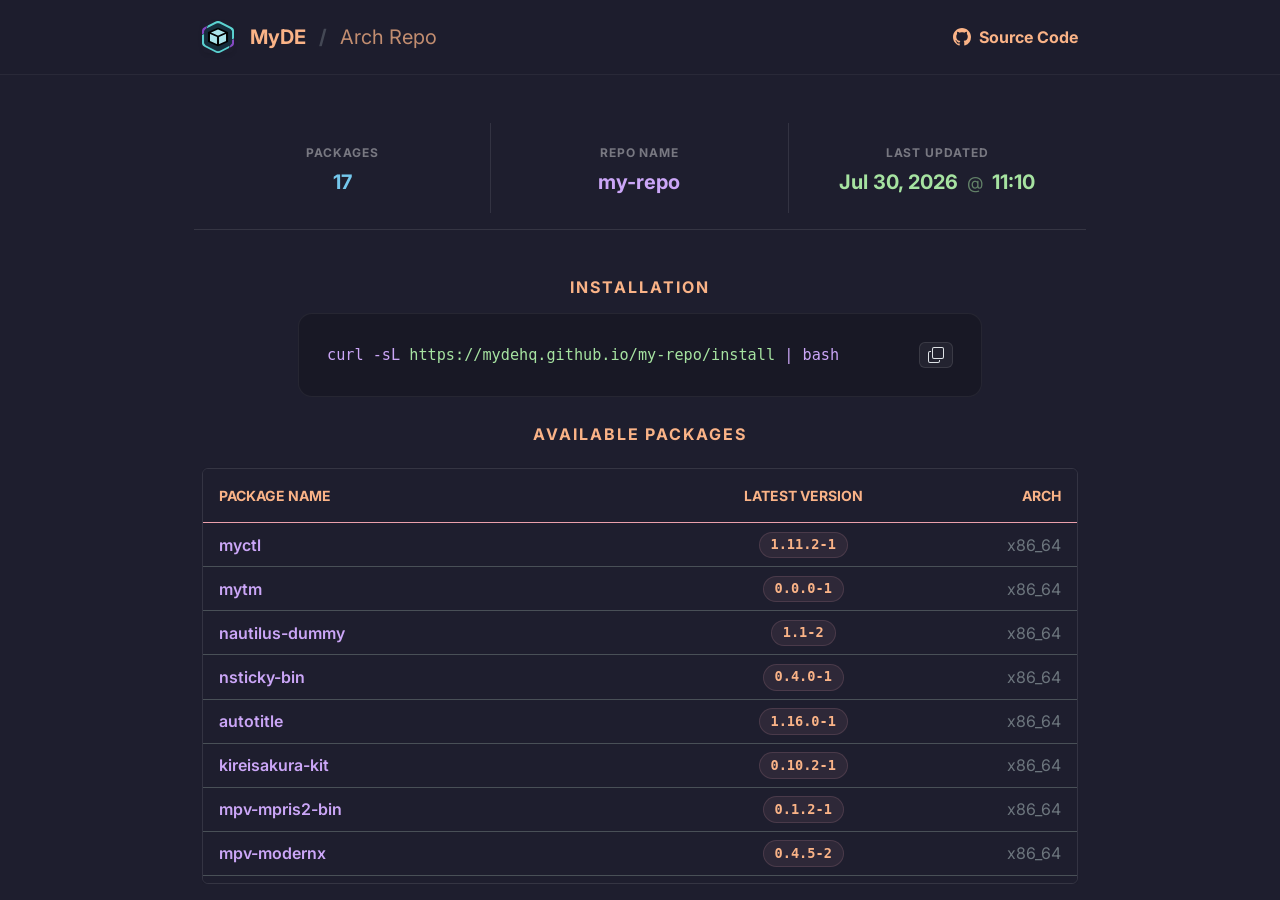
<file: index.html>
<!doctype html>
<html lang="en" data-bs-theme="dark">
    <head>
        <meta charset="utf-8" />
        <meta name="viewport" content="width=device-width, initial-scale=1" />
        <title>MyDE | Arch Repository</title>
        <meta name="description" content="Automated AUR package builds." />
        <meta name="theme-color" content="#1e1e2e" />
        <link rel="icon" type="image/png" href="./icon.png" />
        <link
            href="https://cdn.jsdelivr.net/npm/bootstrap@5.3.8/dist/css/bootstrap.min.css"
            rel="stylesheet"
        />
        <link rel="preconnect" href="https://fonts.googleapis.com" />
        <link rel="preconnect" href="https://fonts.gstatic.com" crossorigin />
        <link
            href="https://fonts.googleapis.com/css2?family=Inter:wght@400;500;700&display=swap"
            rel="stylesheet"
        />
        <style>
            :root {
                --ctp-flamingo: #eba0ac;
                --ctp-mauve: #cba6f7;
                --ctp-maroon: #fab387;
                --ctp-sapphire: #74c7ec;
                --ctp-green: #a6e3a1;
                --ctp-blue: #89b4fa;

                --bs-primary: var(--ctp-maroon);
                --bs-primary-rgb: 235, 160, 172;
                --bs-body-font-family: "Inter", sans-serif;
                --bs-body-bg: #1e1e2e;
                --bs-body-bg-rgb: 30, 30, 46;
            }

            .text-primary {
                color: var(--bs-primary) !important;
            }

            .text-mauve {
                color: var(--ctp-mauve) !important;
            }

            .text-sapphire {
                color: var(--ctp-sapphire) !important;
            }

            .text-green {
                color: var(--ctp-green) !important;
            }

            .text-blue {
                color: var(--ctp-blue) !important;
            }

            .navbar {
                background-color: rgba(30, 30, 46, 0.95);
                backdrop-filter: blur(10px);
                border-bottom: 1px solid rgba(255, 255, 255, 0.05);
            }

            /* Custom Scrollbar */
            ::-webkit-scrollbar {
                width: 8px;
                height: 8px;
            }

            ::-webkit-scrollbar-track {
                background: rgba(255, 255, 255, 0.05);
                border-radius: 4px;
            }

            ::-webkit-scrollbar-thumb {
                background: rgba(var(--bs-primary-rgb), 0.3);
                border-radius: 4px;
            }

            ::-webkit-scrollbar-thumb:hover {
                background: rgba(var(--bs-primary-rgb), 0.6);
            }

            .repo-config-box {
                background-color: #181825;
                border: 1px solid rgba(255, 255, 255, 0.06);
                border-radius: 14px;
                padding: 1.75rem;
                font-family: "JetBrains Mono", "Fira Code", monospace;
                font-size: 0.95rem;
                margin: 0 6rem;
                transition: transform 0.2s ease;
            }

            .package-name {
                font-weight: 600;
                color: var(--ctp-mauve);
                transition:
                    color 0.2s ease,
                    text-decoration 0.2s ease;
            }

            .package-name:hover {
                color: var(--bs-primary);
                text-decoration: underline !important;
            }

            .badge-version {
                background-color: rgba(var(--bs-primary-rgb), 0.08);
                color: var(--bs-primary);
                font-family: monospace;
                font-size: 0.85rem;
                padding: 0.4em 0.8em;
                border: 1px solid rgba(var(--bs-primary-rgb), 0.15);
                transition: all 0.2s ease;
            }

            .badge-version:hover {
                background-color: rgba(var(--bs-primary-rgb), 0.15);
                border-color: rgba(var(--bs-primary-rgb), 0.3);
            }

            /* Table Hover Effect */
            .table-hover tbody tr:hover {
                background-color: rgba(255, 255, 255, 0.02) !important;
                transition: background-color 0.2s ease;
            }

            .stat-card {
                padding: 1rem 0;
                transition: transform 0.2s ease;
            }

            .stat-card:hover {
                transform: translateY(-3px);
            }

            .stat-header {
                font-size: 0.75rem;
                letter-spacing: 0.08em;
                color: rgba(255, 255, 255, 0.4) !important;
                text-transform: uppercase;
                font-weight: 700;
            }

            .stat-value {
                font-size: 1.25rem;
                font-weight: 700;
                display: block;
                margin-top: 0.25rem;
            }

            .letter-spacing-1 {
                letter-spacing: 0.12em;
            }

            .bg-mauve {
                background-color: var(--ctp-mauve);
            }

            .bg-green {
                background-color: var(--ctp-green);
            }

            .carousel-indicators [data-bs-target] {
                width: 8px;
                height: 8px;
                border-radius: 50%;
                background-color: var(--ctp-flamingo);
                margin: 0 4px;
            }

            .carousel-control-prev-icon,
            .carousel-control-next-icon {
                filter: invert(1) grayscale(100%) brightness(2);
            }

            .copy-btn {
                background: rgba(255, 255, 255, 0.05);
                border: 1px solid rgba(255, 255, 255, 0.1);
                color: var(--ctp-subtext1);
                padding: 4px 8px;
                border-radius: 6px;
                cursor: pointer;
                transition: all 0.2s ease;
                display: flex;
                align-items: center;
                gap: 5px;
                font-size: 0.75rem;
                font-family: inherit;
            }

            .copy-btn:hover {
                background: rgba(255, 255, 255, 0.1);
                color: #fff;
            }

            .copy-btn:active {
                transform: scale(0.95);
            }

            .time-separator {
                opacity: 0.5;
                font-size: 0.85em;
                margin: 0 0.25rem;
                font-weight: normal;
            }

            .config-content {
                overflow-x: auto;
                white-space: nowrap;
                flex-grow: 1;
                /* Hide scrollbar */
                -ms-overflow-style: none;
                scrollbar-width: none;
            }

            .config-content::-webkit-scrollbar {
                display: none;
            }

            @keyframes pop {
                0% {
                    transform: scale(1);
                }
                50% {
                    transform: scale(1.15);
                }
                100% {
                    transform: scale(1);
                }
            }

            .animate-pop {
                animation: pop 0.3s cubic-bezier(0.175, 0.885, 0.32, 1.275);
            }
        </style>
    </head>

    <body class="d-flex flex-column vh-100 overflow-hidden">
        <!-- Navbar -->
        <nav class="navbar navbar-expand-lg sticky-top py-3 flex-shrink-0">
            <div class="container" style="max-width: 900px">
                <a
                    class="navbar-brand d-flex align-items-center gap-3 fw-bold text-primary"
                    href="#"
                >
                    <img
                        src="./icon.png"
                        alt="Logo"
                        width="32"
                        height="32"
                        class="rounded shadow-sm"
                    />
                    <span id="navbar-title"
                        >MyDE
                        <span class="text-secondary opacity-50 mx-2">/</span>
                        <span class="fw-normal opacity-75">Arch Repo</span></span
                    >
                </a>
                <a
                    class="nav-link fw-bold text-primary ms-auto d-flex align-items-center gap-2"
                    href="https://github.com/mydehq/my-repo"
                    target="_blank"
                >
                    <svg
                        xmlns="http://www.w3.org/2000/svg"
                        width="18"
                        height="18"
                        fill="currentColor"
                        class="bi bi-github"
                        viewBox="0 0 16 16"
                    >
                        <path
                            d="M8 0C3.58 0 0 3.58 0 8c0 3.54 2.29 6.53 5.47 7.59.4.07.55-.17.55-.38 0-.19-.01-.82-.01-1.49-2.01.37-2.53-.49-2.69-.94-.09-.23-.48-.94-.82-1.13-.28-.15-.68-.52-.01-.53.63-.01 1.08.58 1.23.82.72 1.21 1.87.87 2.33.66.07-.52.28-.87.51-1.07-1.78-.2-3.64-.89-3.64-3.95 0-.87.31-1.59.82-2.15-.08-.2-.36-1.02.08-2.12 0 0 .67-.21 2.2.82.64-.18 1.32-.27 2-.27s1.36.09 2 .27c1.53-1.04 2.2-.82 2.2-.82.44 1.1.16 1.92.08 2.12.51.56.82 1.27.82 2.15 0 3.07-1.87 3.75-3.65 3.95.29.25.54.73.54 1.48 0 1.07-.01 1.93-.01 2.2 0 .21.15.46.55.38A8.01 8.01 0 0 0 16 8c0-4.42-3.58-8-8-8"
                        />
                    </svg>
                    <span class="d-none d-md-inline">Source Code</span>
                </a>
            </div>
        </nav>

        <div
            class="container flex-grow-1 d-flex flex-column pt-5 pb-3 overflow-hidden"
            style="max-width: 900px"
        >
            <!-- Repository Info Stats -->
            <div
                class="row g-3 mb-5 pb-3 border-bottom border-light border-opacity-10 text-center flex-shrink-0"
            >
                <div
                    class="col-4 stat-card border-end border-light border-opacity-10"
                >
                    <span class="stat-header">Packages</span>
                    <span class="stat-value text-sapphire"
                        >17</span
                    >
                </div>
                <div
                    class="col-4 stat-card border-end border-light border-opacity-10"
                >
                    <span class="stat-header">Repo Name</span>
                    <span class="stat-value text-mauve">my-repo</span>
                </div>
                <div class="col-4 stat-card">
                    <span class="stat-header">Last Updated</span>
                    <span class="stat-value text-green" id="last-updated">2026-07-30T11:10+00:00</span>
                </div>
            </div>

            <!-- Setup Instructions -->
            <div class="flex-shrink-0 mb-0 text-center">
                <h3
                    class="h6 text-uppercase text-primary fw-bold mb-3 letter-spacing-1"
                >
                    Installation
                </h3>
                <div
                    class="repo-config-box text-start mb-4 d-flex justify-content-between align-items-center"
                    id="install-step"
                >
                    <div class="config-content">
                        <span class="text-mauve">curl -sL </span>
                        <span class="text-green">https://mydehq.github.io/my-repo/install</span>
                        <span class="text-mauve"> | bash</span>
                    </div>
                    <button
                        class="copy-btn ms-2"
                        onclick="copyInstallCmd()"
                        aria-label="Copy command"
                    >
                        <svg
                            xmlns="http://www.w3.org/2000/svg"
                            width="16"
                            height="16"
                            fill="currentColor"
                            class="bi bi-copy"
                            viewBox="0 0 16 16"
                        >
                            <path
                                fill-rule="evenodd"
                                d="M4 2a2 2 0 0 1 2-2h8a2 2 0 0 1 2 2v8a2 2 0 0 1-2 2H6a2 2 0 0 1-2-2zm2-1a1 1 0 0 0-1 1v8a1 1 0 0 0 1 1h8a1 1 0 0 0 1-1V2a1 1 0 0 0-1-1zM2 5a1 1 0 0 0-1 1v8a1 1 0 0 0 1 1h8a1 1 0 0 0 1-1v-1h1v1a2 2 0 0 1-2 2H2a2 2 0 0 1-2-2V6a2 2 0 0 1 2-2h1v1z"
                            />
                        </svg>
                    </button>
                </div>
            </div>

            <!-- Packages Section -->
            <main class="d-flex flex-column flex-grow-1 overflow-hidden">
                <h2
                    class="h6 text-uppercase text-primary fw-bold text-center mb-4 mt-0 mt-md-1 letter-spacing-1 flex-shrink-0"
                >
                    Available Packages
                </h2>
                <div
                    class="table-responsive border border-light border-opacity-10 rounded shadow-sm flex-grow-1"
                    style="overflow-y: auto; min-height: 0"
                >
                    <table class="table table-hover align-middle mb-0">
                        <thead
                            class="sticky-top"
                            style="
                                background-color: var(--bs-body-bg);
                                z-index: 10;
                            "
                        >
                            <tr>
                                <th
                                    scope="col"
                                    class="py-3 ps-3 text-primary text-uppercase small border-primary border-bottom-2"
                                    style="background-color: var(--bs-body-bg)"
                                >
                                    Package Name
                                </th>
                                <th
                                    scope="col"
                                    class="py-3 text-center text-primary text-uppercase small border-primary border-bottom-2"
                                    style="background-color: var(--bs-body-bg)"
                                >
                                    Latest Version
                                </th>
                                <th
                                    scope="col"
                                    class="py-3 pe-3 text-end text-primary text-uppercase small border-primary border-bottom-2"
                                    style="background-color: var(--bs-body-bg)"
                                >
                                    Arch
                                </th>
                            </tr>
                        </thead>
                        <tbody>
                            <tr><td class='ps-3'><a href='https://aur.archlinux.org/packages/myctl' target='_blank' class='package-name text-decoration-none'>myctl</a></td><td class='text-center'><span class='badge rounded-pill badge-version'>1.11.2-1</span></td><td class='text-end pe-3 text-secondary'>x86_64</td></tr><tr><td class='ps-3'><a href='https://aur.archlinux.org/packages/mytm' target='_blank' class='package-name text-decoration-none'>mytm</a></td><td class='text-center'><span class='badge rounded-pill badge-version'>0.0.0-1</span></td><td class='text-end pe-3 text-secondary'>x86_64</td></tr><tr><td class='ps-3'><a href='https://aur.archlinux.org/packages/nautilus-dummy' target='_blank' class='package-name text-decoration-none'>nautilus-dummy</a></td><td class='text-center'><span class='badge rounded-pill badge-version'>1.1-2</span></td><td class='text-end pe-3 text-secondary'>x86_64</td></tr><tr><td class='ps-3'><a href='https://aur.archlinux.org/packages/nsticky-bin' target='_blank' class='package-name text-decoration-none'>nsticky-bin</a></td><td class='text-center'><span class='badge rounded-pill badge-version'>0.4.0-1</span></td><td class='text-end pe-3 text-secondary'>x86_64</td></tr><tr><td class='ps-3'><a href='https://aur.archlinux.org/packages/autotitle' target='_blank' class='package-name text-decoration-none'>autotitle</a></td><td class='text-center'><span class='badge rounded-pill badge-version'>1.16.0-1</span></td><td class='text-end pe-3 text-secondary'>x86_64</td></tr><tr><td class='ps-3'><a href='https://aur.archlinux.org/packages/kireisakura-kit' target='_blank' class='package-name text-decoration-none'>kireisakura-kit</a></td><td class='text-center'><span class='badge rounded-pill badge-version'>0.10.2-1</span></td><td class='text-end pe-3 text-secondary'>x86_64</td></tr><tr><td class='ps-3'><a href='https://aur.archlinux.org/packages/mpv-mpris2-bin' target='_blank' class='package-name text-decoration-none'>mpv-mpris2-bin</a></td><td class='text-center'><span class='badge rounded-pill badge-version'>0.1.2-1</span></td><td class='text-end pe-3 text-secondary'>x86_64</td></tr><tr><td class='ps-3'><a href='https://aur.archlinux.org/packages/mpv-modernx' target='_blank' class='package-name text-decoration-none'>mpv-modernx</a></td><td class='text-center'><span class='badge rounded-pill badge-version'>0.4.5-2</span></td><td class='text-end pe-3 text-secondary'>x86_64</td></tr><tr><td class='ps-3'><a href='https://aur.archlinux.org/packages/mpv-thumbfast-git' target='_blank' class='package-name text-decoration-none'>mpv-thumbfast-git</a></td><td class='text-center'><span class='badge rounded-pill badge-version'>r132.0f711de-1</span></td><td class='text-end pe-3 text-secondary'>x86_64</td></tr><tr><td class='ps-3'><a href='https://aur.archlinux.org/packages/vicinae-bin' target='_blank' class='package-name text-decoration-none'>vicinae-bin</a></td><td class='text-center'><span class='badge rounded-pill badge-version'>0.24.0-1</span></td><td class='text-end pe-3 text-secondary'>x86_64</td></tr><tr><td class='ps-3'><a href='https://aur.archlinux.org/packages/catppuccin-cursors-macchiato' target='_blank' class='package-name text-decoration-none'>catppuccin-cursors-macchiato</a></td><td class='text-center'><span class='badge rounded-pill badge-version'>2.0.0-1</span></td><td class='text-end pe-3 text-secondary'>x86_64</td></tr><tr><td class='ps-3'><a href='https://aur.archlinux.org/packages/vorta-root' target='_blank' class='package-name text-decoration-none'>vorta-root</a></td><td class='text-center'><span class='badge rounded-pill badge-version'>0.0.1-4</span></td><td class='text-end pe-3 text-secondary'>x86_64</td></tr><tr><td class='ps-3'><a href='https://aur.archlinux.org/packages/ttf-sil-abyssinica' target='_blank' class='package-name text-decoration-none'>ttf-sil-abyssinica</a></td><td class='text-center'><span class='badge rounded-pill badge-version'>2.100-1</span></td><td class='text-end pe-3 text-secondary'>x86_64</td></tr><tr><td class='ps-3'><a href='https://aur.archlinux.org/packages/git-credential-keepassxc-bin' target='_blank' class='package-name text-decoration-none'>git-credential-keepassxc-bin</a></td><td class='text-center'><span class='badge rounded-pill badge-version'>0.14.3-2</span></td><td class='text-end pe-3 text-secondary'>x86_64</td></tr><tr><td class='ps-3'><a href='https://aur.archlinux.org/packages/catnap' target='_blank' class='package-name text-decoration-none'>catnap</a></td><td class='text-center'><span class='badge rounded-pill badge-version'>1.1.1-3</span></td><td class='text-end pe-3 text-secondary'>x86_64</td></tr><tr><td class='ps-3'><a href='https://aur.archlinux.org/packages/python-textual-fastdatatable' target='_blank' class='package-name text-decoration-none'>python-textual-fastdatatable</a></td><td class='text-center'><span class='badge rounded-pill badge-version'>0.14.0-2</span></td><td class='text-end pe-3 text-secondary'>x86_64</td></tr><tr><td class='ps-3'><a href='https://aur.archlinux.org/packages/sqlit' target='_blank' class='package-name text-decoration-none'>sqlit</a></td><td class='text-center'><span class='badge rounded-pill badge-version'>1.5.2-1</span></td><td class='text-end pe-3 text-secondary'>x86_64</td></tr>
                        </tbody>
                    </table>
                </div>
            </main>
        </div>

        <script src="https://cdn.jsdelivr.net/npm/bootstrap@5.3.8/dist/js/bootstrap.bundle.min.js"></script>
        <script>
            function copyInstallCmd() {
                const text = "curl -sL https://mydehq.github.io/my-repo/install | bash";
                navigator.clipboard.writeText(text).then(() => {
                    const btn = document.querySelector(
                        "#install-step .copy-btn",
                    );
                    const originalHtml = btn.innerHTML;

                    // Add animation clas
                    btn.classList.add("animate-pop");

                    // Show check icon
                    btn.innerHTML = `<svg xmlns="http://www.w3.org/2000/svg" width="16" height="16" fill="var(--ctp-green)" class="bi bi-check-lg" viewBox="0 0 16 16">
                    <path d="M12.736 3.97a.733.733 0 0 1 1.047 0c.286.289.29.756.01 1.05L7.88 12.01a.733.733 0 0 1-1.065.02L3.217 8.384a.757.757 0 0 1 0-1.06.733.733 0 0 1 1.047 0l3.052 3.093 5.4-6.425a.247.247 0 0 1 .02-.022Z"/>
                </svg>`;

                    // Remove animation class after it plays
                    setTimeout(() => {
                        btn.classList.remove("animate-pop");
                    }, 300);

                    // Restore original icon after 2 seconds
                    setTimeout(() => {
                        btn.innerHTML = originalHtml;
                    }, 2000);
                });
            }

            // Localize timestamp
            document.addEventListener("DOMContentLoaded", () => {
                const lastUpdatedEl = document.getElementById("last-updated");
                if (lastUpdatedEl) {
                    const isoDate = lastUpdatedEl.innerText.trim();
                    const date = new Date(isoDate);
                    if (!isNaN(date)) {
                        const dateStr = date.toLocaleDateString(undefined, {
                            month: "short",
                            day: "2-digit",
                            year: "numeric",
                        });
                        const timeStr = date.toLocaleTimeString(undefined, {
                            hour: "2-digit",
                            minute: "2-digit",
                            hour12: false,
                        });
                        lastUpdatedEl.innerHTML = `${dateStr} <span class="time-separator">@</span> ${timeStr}`;
                    }
                }
            });
        </script>
    </body>
</html>
</file>
